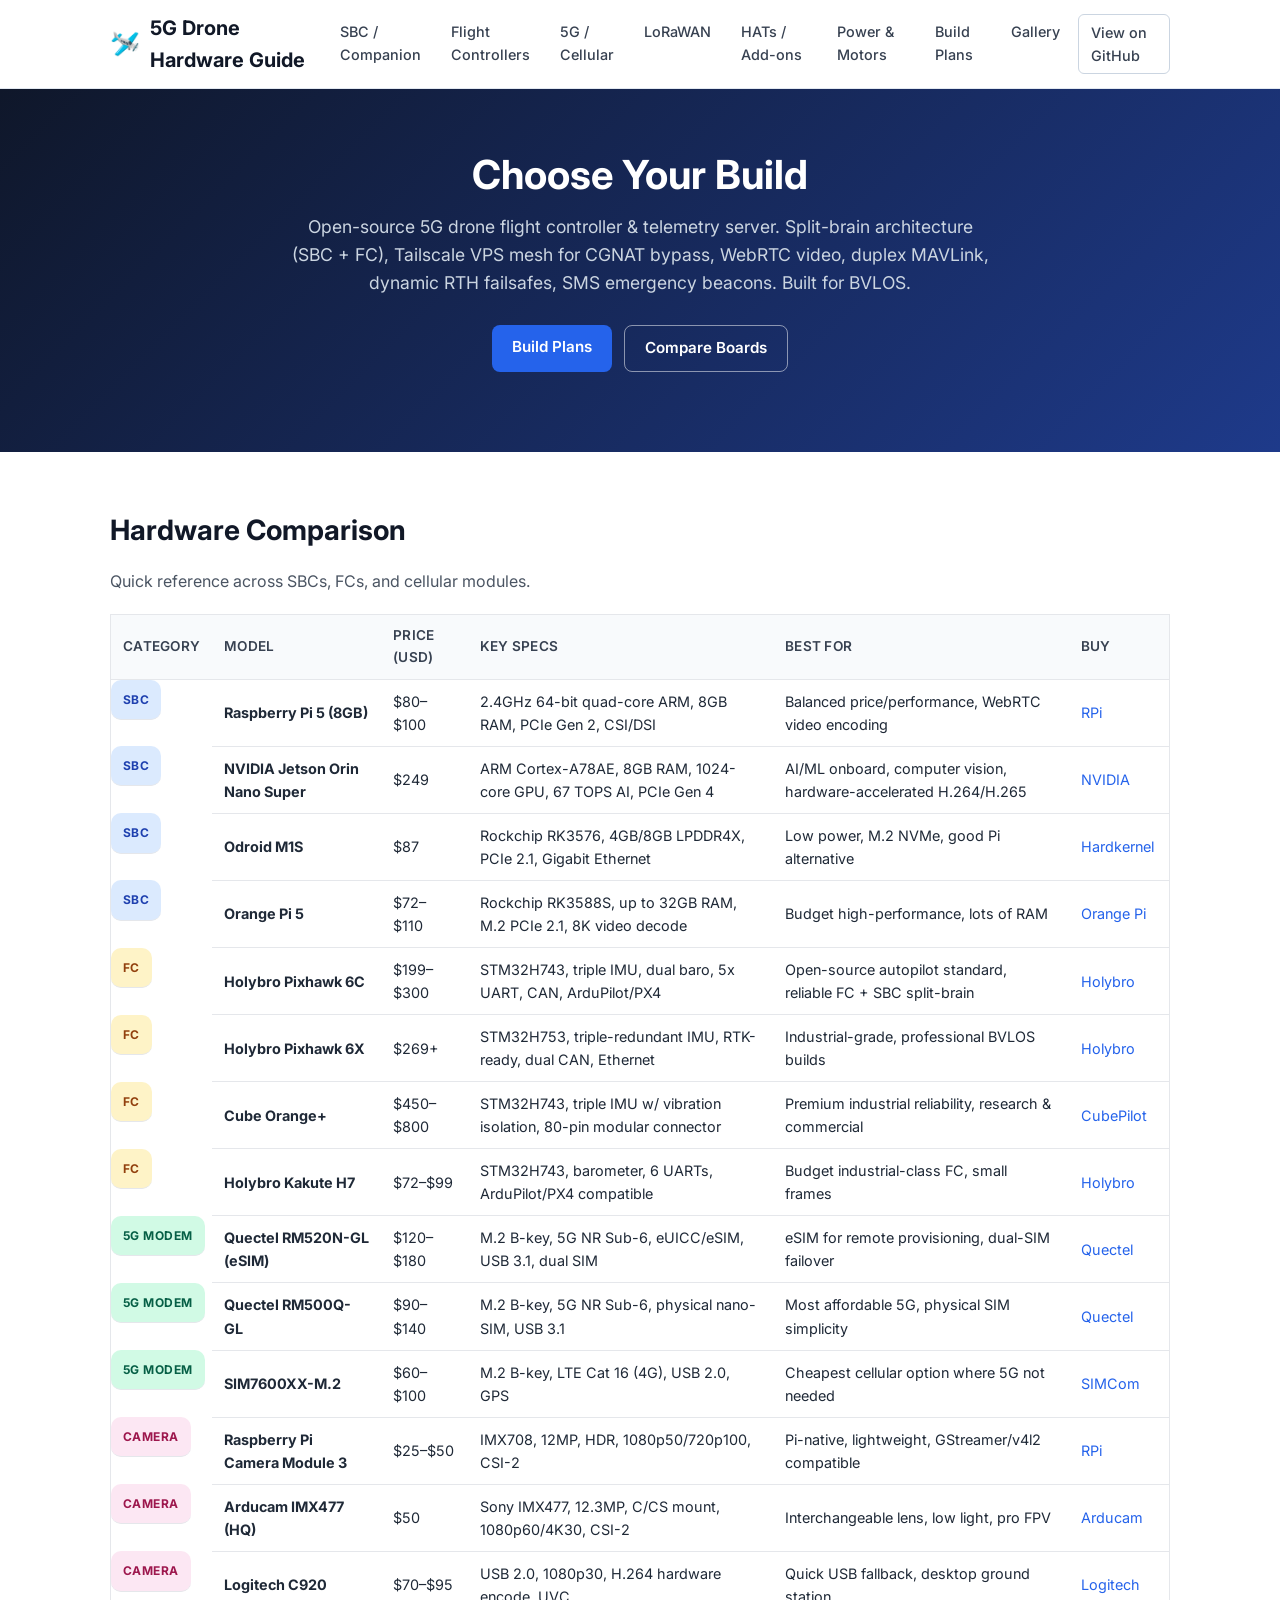
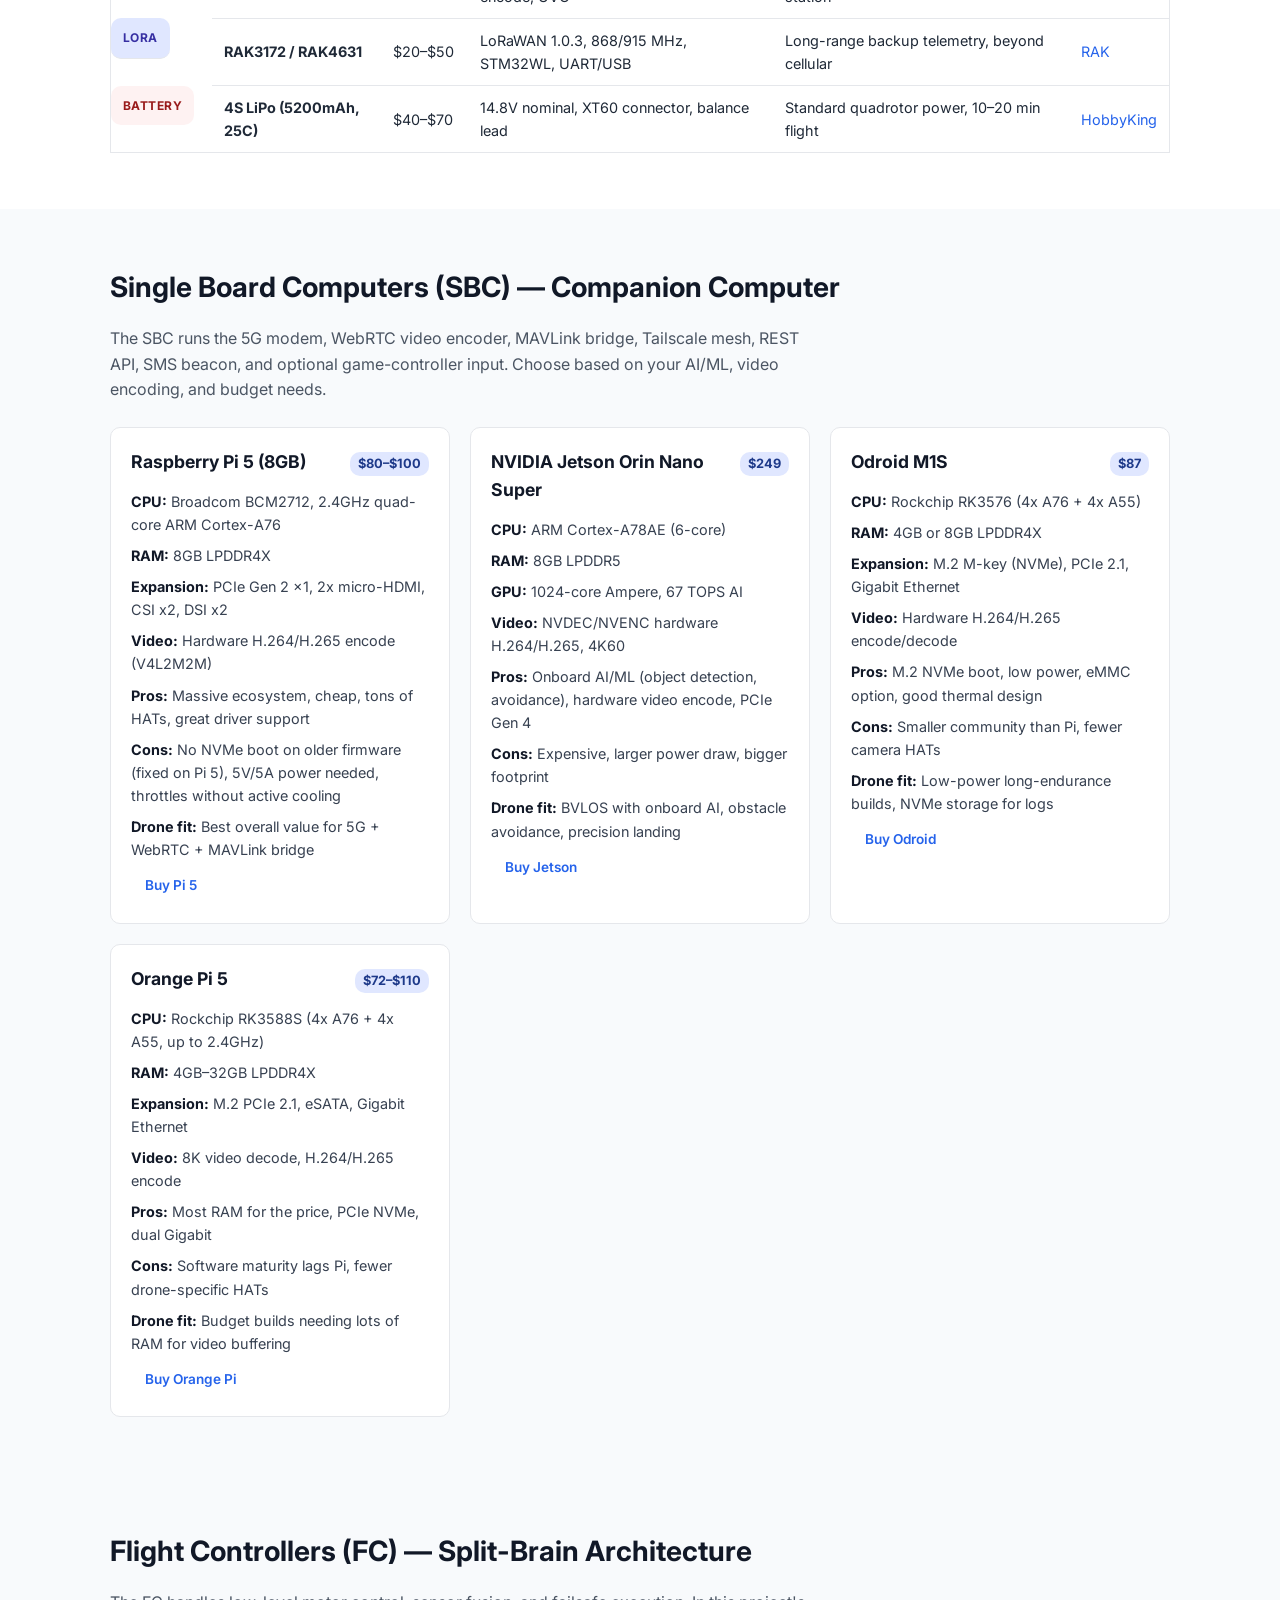
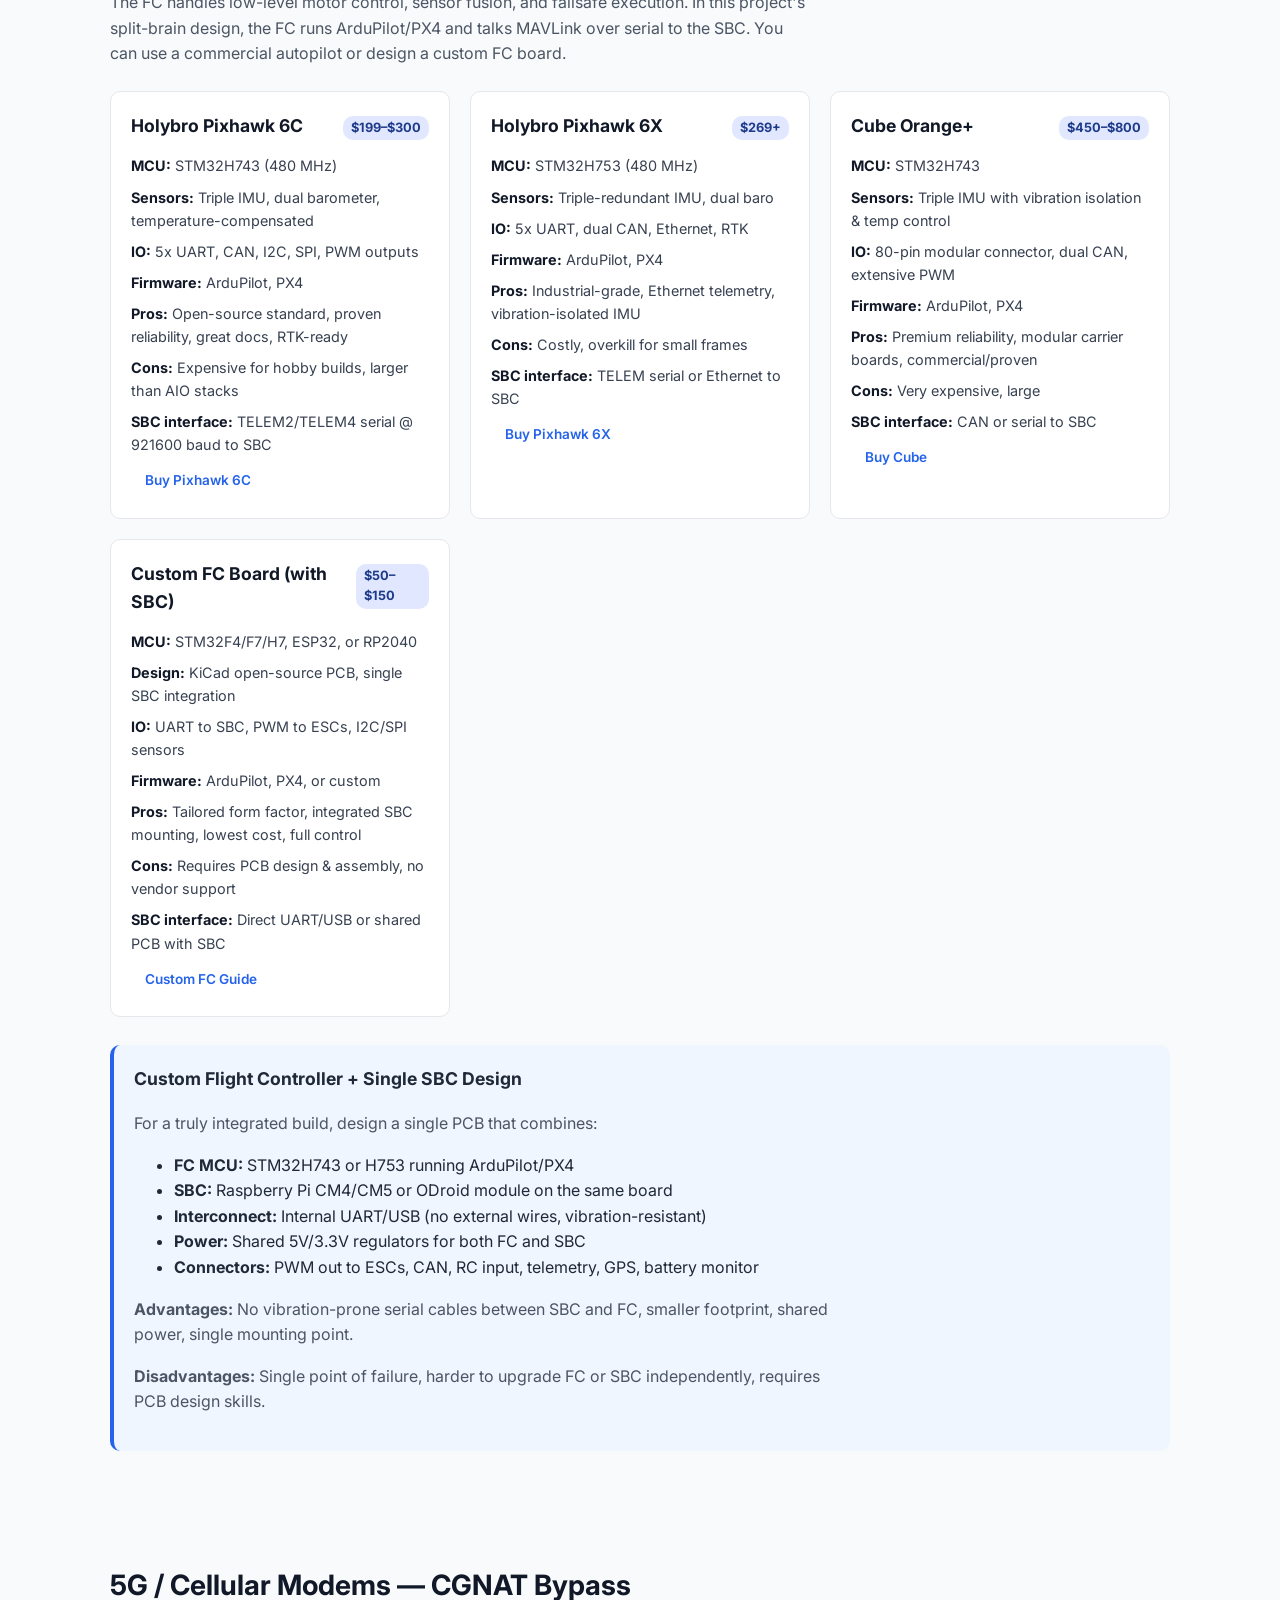
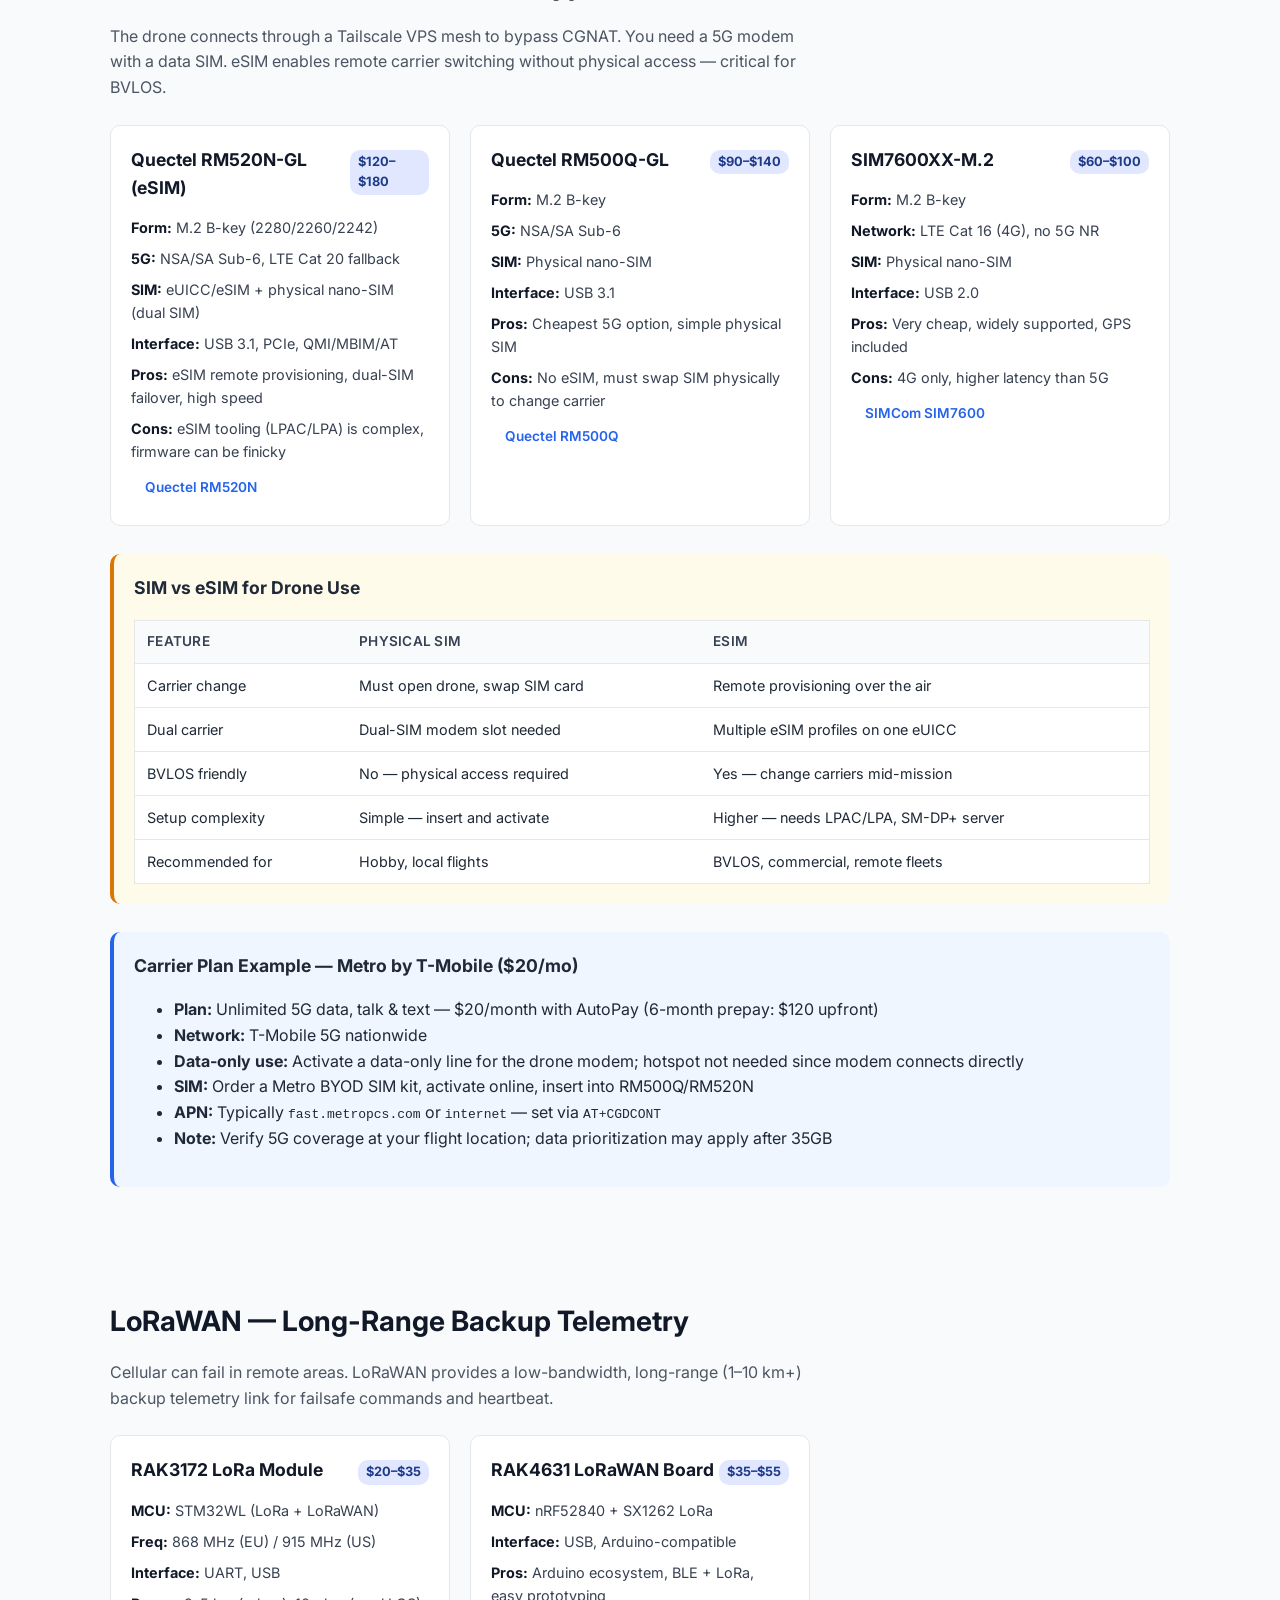
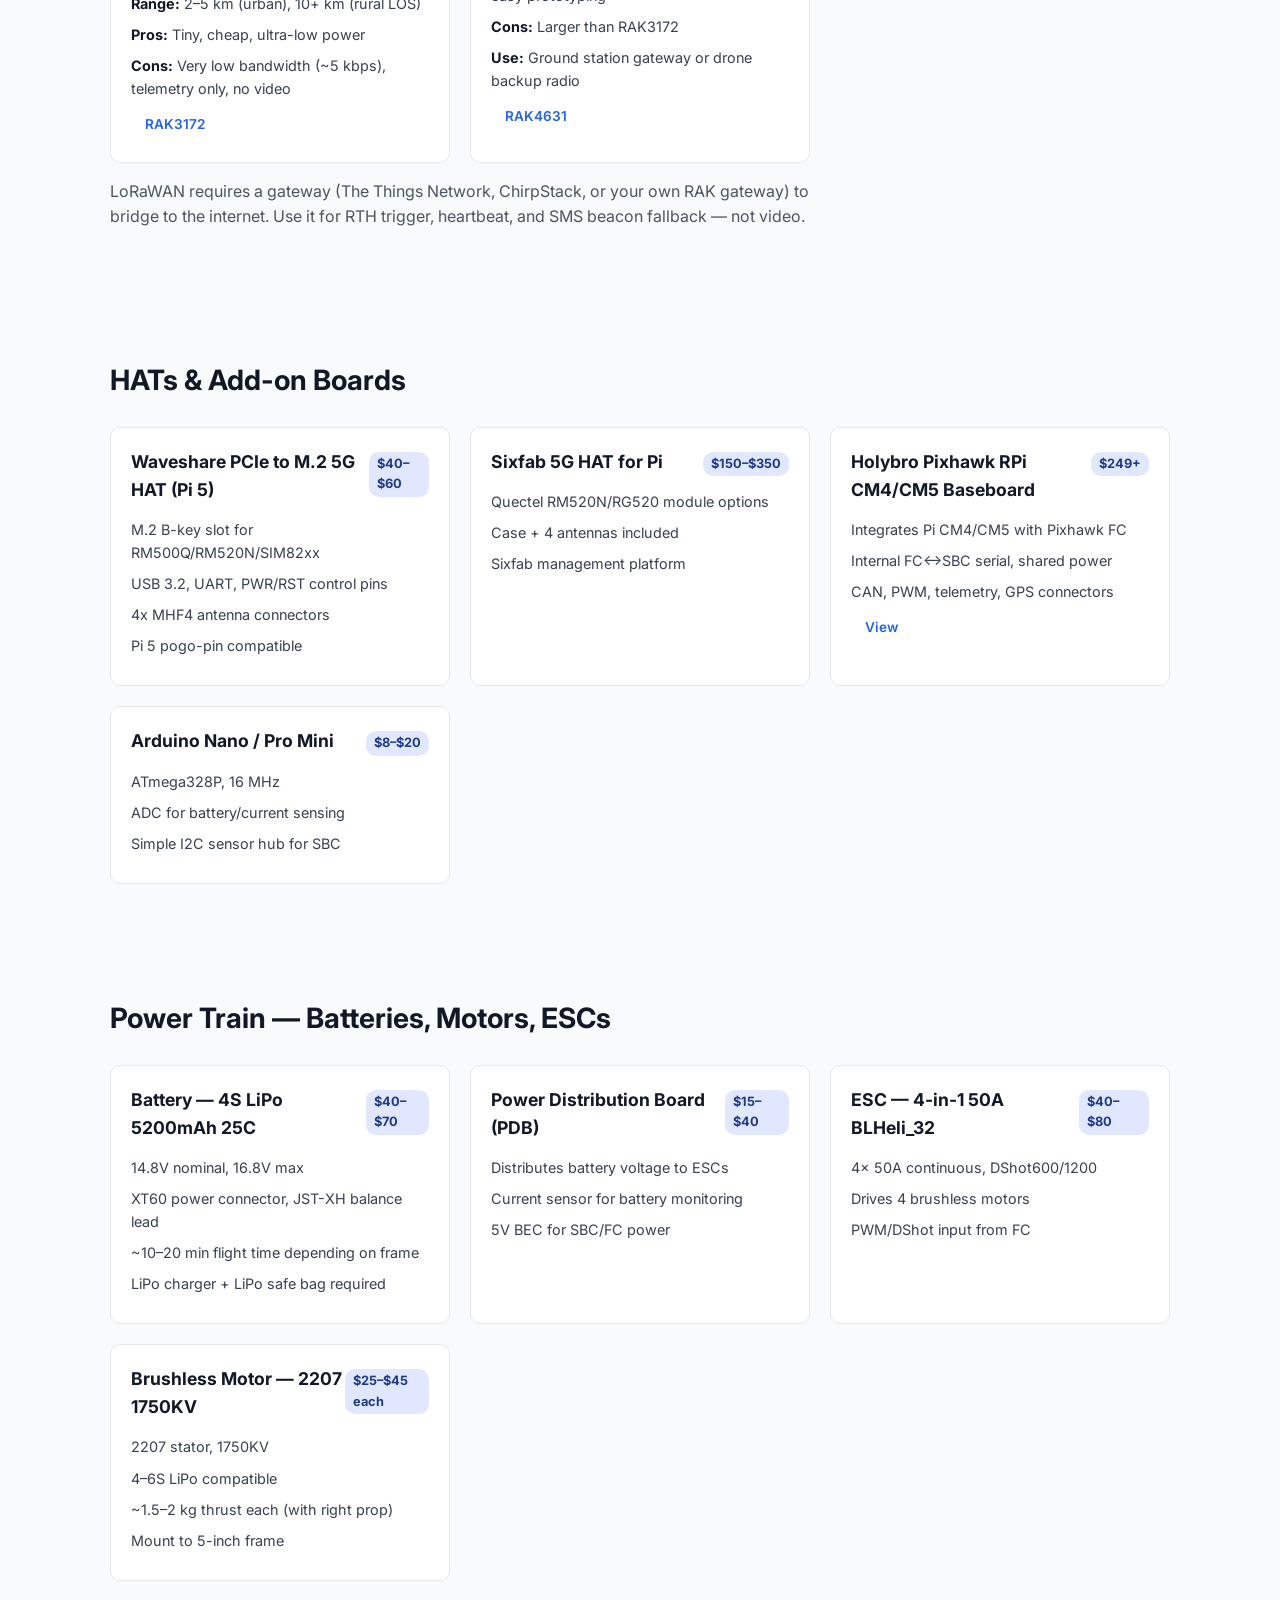
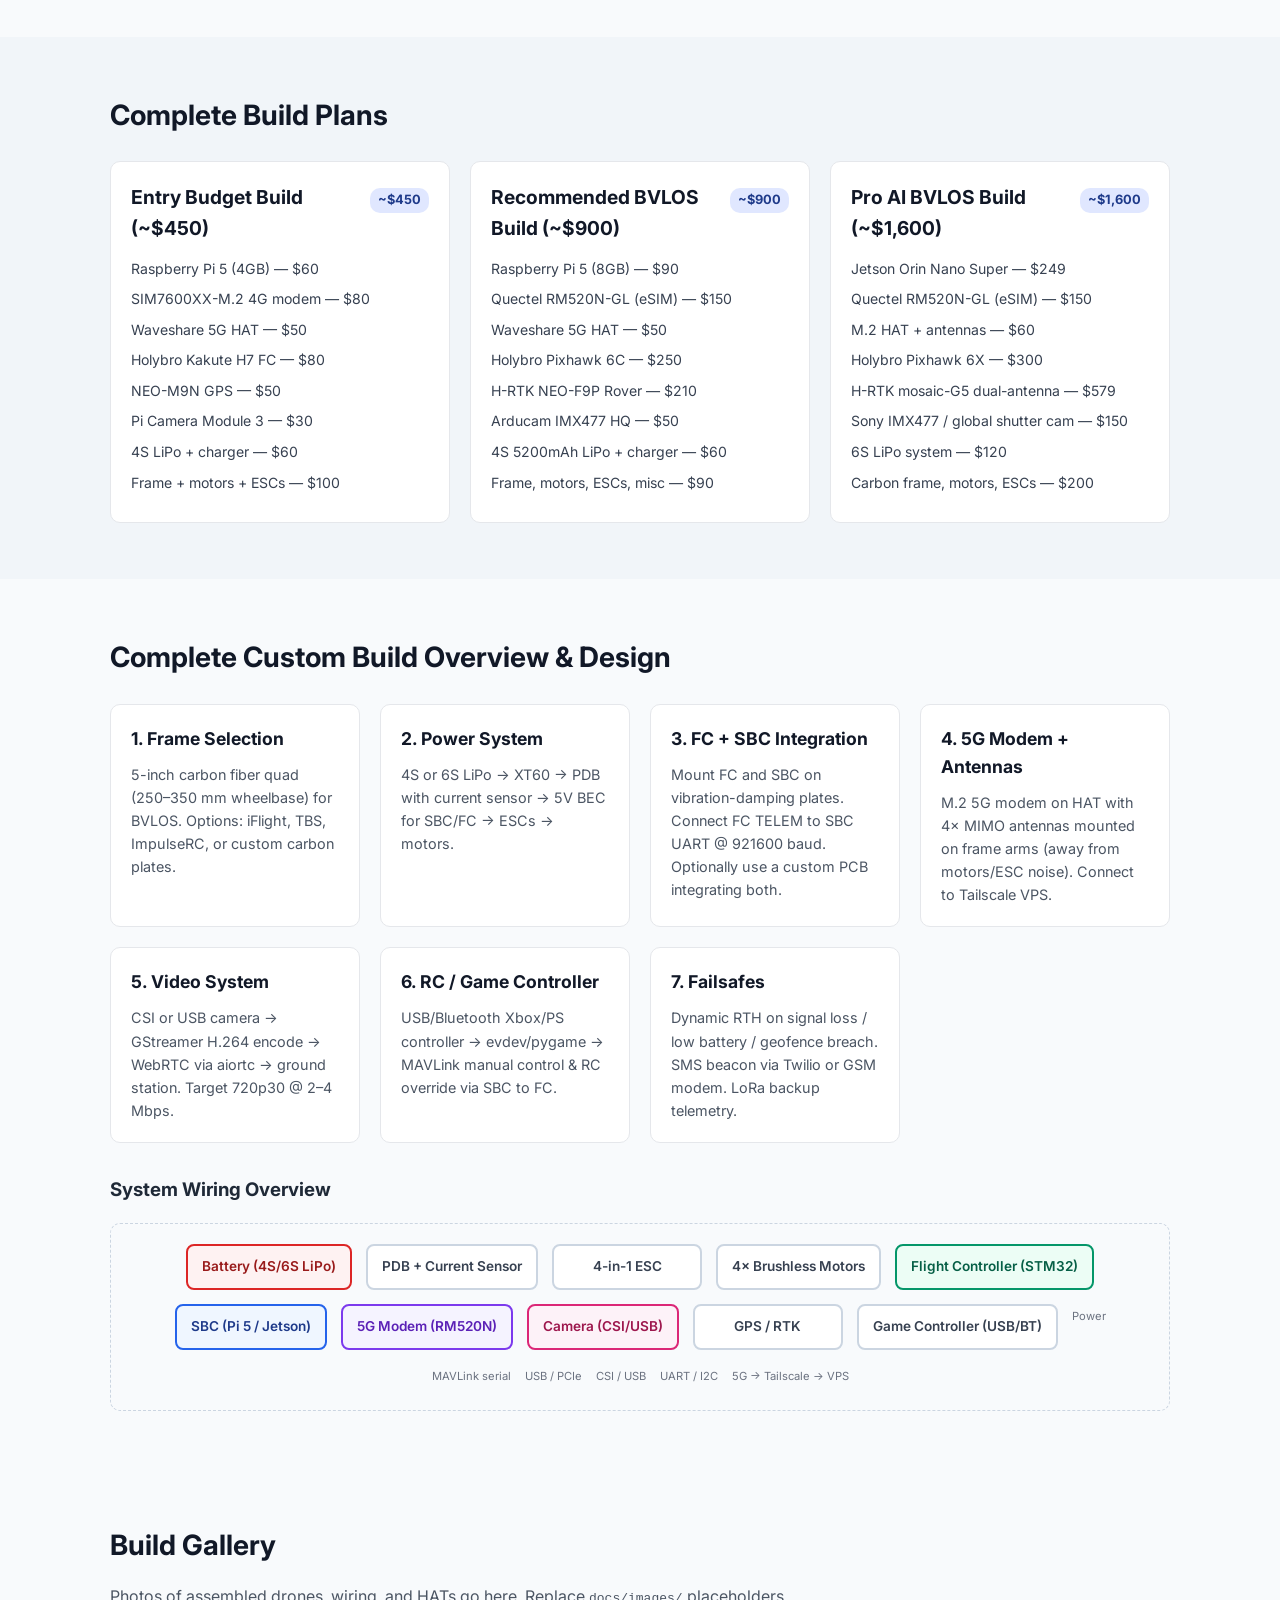
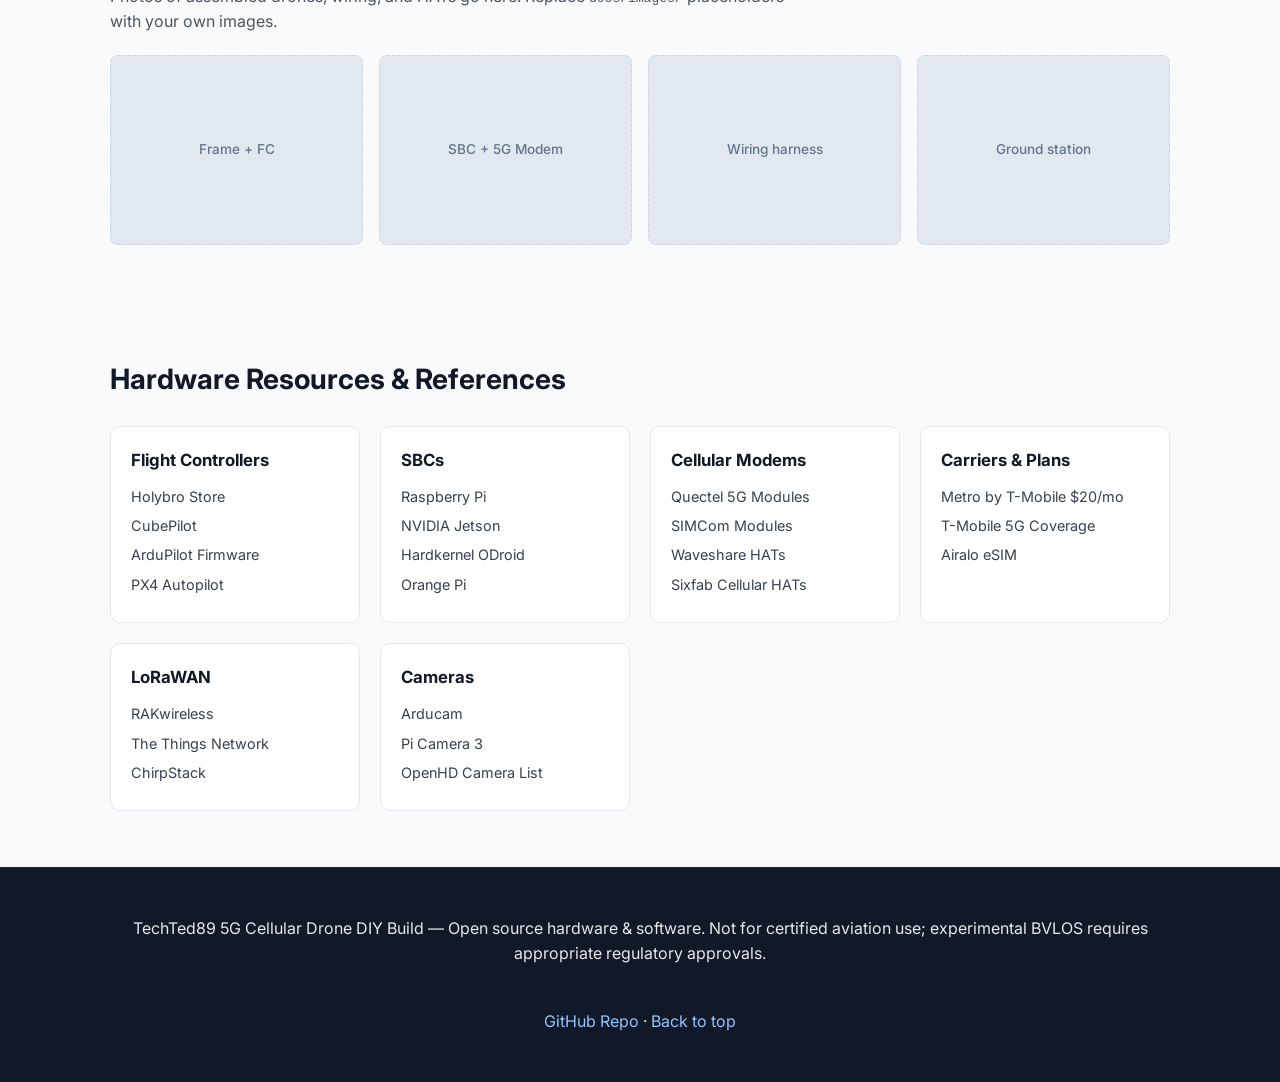
<file: docs/index.html>
<!DOCTYPE html>
<html lang="en">
<head>
  <meta charset="UTF-8">
  <meta name="viewport" content="width=device-width, initial-scale=1.0">
  <title>Hardware Guide — TechTed89 5G Cellular Drone</title>
  <meta name="description" content="Comprehensive hardware selection guide for the open-source 5G drone flight controller & telemetry server project.">
  <link rel="preconnect" href="https://fonts.googleapis.com">
  <link rel="preconnect" href="https://fonts.gstatic.com" crossorigin>
  <link href="https://fonts.googleapis.com/css2?family=Inter:wght@400;600;700&family=JetBrains+Mono:wght@400;500&display=swap" rel="stylesheet">
  <link rel="stylesheet" href="css/styles.css">
</head>
<body>

  <!-- Skip to content -->
  <a href="#main-content" class="skip-link">Skip to main content</a>

  <!-- Header -->
  <header class="site-header">
    <div class="container header-inner">
      <a href="index.html" class="brand">
        <span class="brand-mark">🛩️</span>
        <span class="brand-name">5G Drone Hardware Guide</span>
      </a>
      <nav class="nav">
        <a href="#companion-computers">SBC / Companion</a>
        <a href="#flight-controllers">Flight Controllers</a>
        <a href="#5g-modems">5G / Cellular</a>
        <a href="#lorawan">LoRaWAN</a>
        <a href="#addon-boards">HATs / Add-ons</a>
        <a href="#power-train">Power & Motors</a>
        <a href="#build-plans">Build Plans</a>
        <a href="#gallery">Gallery</a>
        <a href="https://github.com/techted89/TechTed89-5G-Cellular-Drone-DIY-Build" class="nav-link nav-link--ghost">View on GitHub</a>
      </nav>
    </div>
  </header>

  <!-- Hero -->
  <section class="hero">
    <div class="container hero-inner">
      <h1>Choose Your Build</h1>
      <p class="lead">Open-source 5G drone flight controller & telemetry server. Split-brain architecture (SBC + FC), Tailscale VPS mesh for CGNAT bypass, WebRTC video, duplex MAVLink, dynamic RTH failsafes, SMS emergency beacons. Built for BVLOS.</p>
      <div class="hero-actions">
        <a href="#build-plans" class="btn btn--primary">Build Plans</a>
        <a href="#comparison" class="btn btn--outline">Compare Boards</a>
      </div>
    </div>
  </section>

  <!-- Comparison Table -->
  <section id="comparison" class="section section--table">
    <div class="container">
      <h2>Hardware Comparison</h2>
      <p>Quick reference across SBCs, FCs, and cellular modules.</p>
      <div class="table-wrapper">
        <table class="data-table" id="hardware-table">
          <thead>
            <tr>
              <th>Category</th>
              <th>Model</th>
              <th>Price (USD)</th>
              <th>Key Specs</th>
              <th>Best For</th>
              <th>Buy</th>
            </tr>
          </thead>
          <tbody>
            <tr>
              <td class="badge category--sbc">SBC</td>
              <td><strong>Raspberry Pi 5 (8GB)</strong></td>
              <td>$80–$100</td>
              <td>2.4GHz 64-bit quad-core ARM, 8GB RAM, PCIe Gen 2, CSI/DSI</td>
              <td>Balanced price/performance, WebRTC video encoding</td>
              <td><a href="https://www.raspberrypi.com/products/raspberry-pi-5/" target="_blank" rel="noopener">RPi</a></td>
            </tr>
            <tr>
              <td class="badge category--sbc">SBC</td>
              <td><strong>NVIDIA Jetson Orin Nano Super</strong></td>
              <td>$249</td>
              <td>ARM Cortex-A78AE, 8GB RAM, 1024-core GPU, 67 TOPS AI, PCIe Gen 4</td>
              <td>AI/ML onboard, computer vision, hardware-accelerated H.264/H.265</td>
              <td><a href="https://www.nvidia.com/en-us/autonomous-machines/jetson-orin-nano-super-developer-kit/" target="_blank" rel="noopener">NVIDIA</a></td>
            </tr>
            <tr>
              <td class="badge category--sbc">SBC</td>
              <td><strong>Odroid M1S</strong></td>
              <td>$87</td>
              <td>Rockchip RK3576, 4GB/8GB LPDDR4X, PCIe 2.1, Gigabit Ethernet</td>
              <td>Low power, M.2 NVMe, good Pi alternative</td>
              <td><a href="https://www.hardkernel.com/shop/odroid-m1s/" target="_blank" rel="noopener">Hardkernel</a></td>
            </tr>
            <tr>
              <td class="badge category--sbc">SBC</td>
              <td><strong>Orange Pi 5</strong></td>
              <td>$72–$110</td>
              <td>Rockchip RK3588S, up to 32GB RAM, M.2 PCIe 2.1, 8K video decode</td>
              <td>Budget high-performance, lots of RAM</td>
              <td><a href="https://www.orangepi.org/" target="_blank" rel="noopener">Orange Pi</a></td>
            </tr>
            <tr>
              <td class="badge category--fc">FC</td>
              <td><strong>Holybro Pixhawk 6C</strong></td>
              <td>$199–$300</td>
              <td>STM32H743, triple IMU, dual baro, 5x UART, CAN, ArduPilot/PX4</td>
              <td>Open-source autopilot standard, reliable FC + SBC split-brain</td>
              <td><a href="https://holybro.com/products/pixhawk-6c" target="_blank" rel="noopener">Holybro</a></td>
            </tr>
            <tr>
              <td class="badge category--fc">FC</td>
              <td><strong>Holybro Pixhawk 6X</strong></td>
              <td>$269+</td>
              <td>STM32H753, triple-redundant IMU, RTK-ready, dual CAN, Ethernet</td>
              <td>Industrial-grade, professional BVLOS builds</td>
              <td><a href="https://holybro.com/products/pixhawk-6x" target="_blank" rel="noopener">Holybro</a></td>
            </tr>
            <tr>
              <td class="badge category--fc">FC</td>
              <td><strong>Cube Orange+</strong></td>
              <td>$450–$800</td>
              <td>STM32H743, triple IMU w/ vibration isolation, 80-pin modular connector</td>
              <td>Premium industrial reliability, research & commercial</td>
              <td><a href="https://cubepilot.org/cube-orange.html" target="_blank" rel="noopener">CubePilot</a></td>
            </tr>
            <tr>
              <td class="badge category--fc">FC</td>
              <td><strong>Holybro Kakute H7</strong></td>
              <td>$72–$99</td>
              <td>STM32H743, barometer, 6 UARTs, ArduPilot/PX4 compatible</td>
              <td>Budget industrial-class FC, small frames</td>
              <td><a href="https://holybro.com/products/kakute-h7" target="_blank" rel="noopener">Holybro</a></td>
            </tr>
            <tr>
              <td class="badge category--modem">5G Modem</td>
              <td><strong>Quectel RM520N-GL (eSIM)</strong></td>
              <td>$120–$180</td>
              <td>M.2 B-key, 5G NR Sub-6, eUICC/eSIM, USB 3.1, dual SIM</td>
              <td>eSIM for remote provisioning, dual-SIM failover</td>
              <td><a href="https://quectel.com/" target="_blank" rel="noopener">Quectel</a></td>
            </tr>
            <tr>
              <td class="badge category--modem">5G Modem</td>
              <td><strong>Quectel RM500Q-GL</strong></td>
              <td>$90–$140</td>
              <td>M.2 B-key, 5G NR Sub-6, physical nano-SIM, USB 3.1</td>
              <td>Most affordable 5G, physical SIM simplicity</td>
              <td><a href="https://quectel.com/" target="_blank" rel="noopener">Quectel</a></td>
            </tr>
            <tr>
              <td class="badge category--modem">5G Modem</td>
              <td><strong>SIM7600XX-M.2</strong></td>
              <td>$60–$100</td>
              <td>M.2 B-key, LTE Cat 16 (4G), USB 2.0, GPS</td>
              <td>Cheapest cellular option where 5G not needed</td>
              <td><a href="https://www.simcom.io/" target="_blank" rel="noopener">SIMCom</a></td>
            </tr>
            <tr>
              <td class="badge category--camera">Camera</td>
              <td><strong>Raspberry Pi Camera Module 3</strong></td>
              <td>$25–$50</td>
              <td>IMX708, 12MP, HDR, 1080p50/720p100, CSI-2</td>
              <td>Pi-native, lightweight, GStreamer/v4l2 compatible</td>
              <td><a href="https://www.raspberrypi.com/products/camera-module-3/" target="_blank" rel="noopener">RPi</a></td>
            </tr>
            <tr>
              <td class="badge category--camera">Camera</td>
              <td><strong>Arducam IMX477 (HQ)</strong></td>
              <td>$50</td>
              <td>Sony IMX477, 12.3MP, C/CS mount, 1080p60/4K30, CSI-2</td>
              <td>Interchangeable lens, low light, pro FPV</td>
              <td><a href="https://www.arducam.com/" target="_blank" rel="noopener">Arducam</a></td>
            </tr>
            <tr>
              <td class="badge category--camera">Camera</td>
              <td><strong>Logitech C920</strong></td>
              <td>$70–$95</td>
              <td>USB 2.0, 1080p30, H.264 hardware encode, UVC</td>
              <td>Quick USB fallback, desktop ground station</td>
              <td><a href="https://www.logitech.com/en-us/products/webcams/c920-hd-pro-webcam.html" target="_blank" rel="noopener">Logitech</a></td>
            </tr>
            <tr>
              <td class="badge category--lorawan">LoRa</td>
              <td><strong>RAK3172 / RAK4631</strong></td>
              <td>$20–$50</td>
              <td>LoRaWAN 1.0.3, 868/915 MHz, STM32WL, UART/USB</td>
              <td>Long-range backup telemetry, beyond cellular</td>
              <td><a href://rakwireless.com/" target="_blank" rel="noopener">RAK</a></td>
            </tr>
            <tr>
              <td class="badge category--power">Battery</td>
              <td><strong>4S LiPo (5200mAh, 25C)</strong></td>
              <td>$40–$70</td>
              <td>14.8V nominal, XT60 connector, balance lead</td>
              <td>Standard quadrotor power, 10–20 min flight</td>
              <td><a href="https://www.hobbyking.com/" target="_blank" rel="noopener">HobbyKing</a></td>
            </tr>
          </tbody>
        </table>
      </div>
    </div>
  </section>

  <!-- SBC / Companion Computers -->
  <section id="companion-computers" class="section">
    <div class="container">
      <h2>Single Board Computers (SBC) — Companion Computer</h2>
      <p>The SBC runs the 5G modem, WebRTC video encoder, MAVLink bridge, Tailscale mesh, REST API, SMS beacon, and optional game-controller input. Choose based on your AI/ML, video encoding, and budget needs.</p>
      <div class="card-grid">
        <article class="card">
          <div class="card-header">
            <h3>Raspberry Pi 5 (8GB)</h3>
            <span class="price-badge">$80–$100</span>
          </div>
          <ul class="specs">
            <li><strong>CPU:</strong> Broadcom BCM2712, 2.4GHz quad-core ARM Cortex-A76</li>
            <li><strong>RAM:</strong> 8GB LPDDR4X</li>
            <li><strong>Expansion:</strong> PCIe Gen 2 x1, 2x micro-HDMI, CSI x2, DSI x2</li>
            <li><strong>Video:</strong> Hardware H.264/H.265 encode (V4L2M2M)</li>
            <li><strong>Pros:</strong> Massive ecosystem, cheap, tons of HATs, great driver support</li>
            <li><strong>Cons:</strong> No NVMe boot on older firmware (fixed on Pi 5), 5V/5A power needed, throttles without active cooling</li>
            <li><strong>Drone fit:</strong> Best overall value for 5G + WebRTC + MAVLink bridge</li>
          </ul>
          <a href="https://www.raspberrypi.com/products/raspberry-pi-5/" class="btn btn--small" target="_blank" rel="noopener">Buy Pi 5</a>
        </article>
        <article class="card">
          <div class="card-header">
            <h3>NVIDIA Jetson Orin Nano Super</h3>
            <span class="price-badge">$249</span>
          </div>
          <ul class="specs">
            <li><strong>CPU:</strong> ARM Cortex-A78AE (6-core)</li>
            <li><strong>RAM:</strong> 8GB LPDDR5</li>
            <li><strong>GPU:</strong> 1024-core Ampere, 67 TOPS AI</li>
            <li><strong>Video:</strong> NVDEC/NVENC hardware H.264/H.265, 4K60</li>
            <li><strong>Pros:</strong> Onboard AI/ML (object detection, avoidance), hardware video encode, PCIe Gen 4</li>
            <li><strong>Cons:</strong> Expensive, larger power draw, bigger footprint</li>
            <li><strong>Drone fit:</strong> BVLOS with onboard AI, obstacle avoidance, precision landing</li>
          </ul>
          <a href="https://www.nvidia.com/en-us/autonomous-machines/jetson-orin-nano-super-developer-kit/" class="btn btn--small" target="_blank" rel="noopener">Buy Jetson</a>
        </article>
        <article class="card">
          <div class="card-header">
            <h3>Odroid M1S</h3>
            <span class="price-badge">$87</span>
          </div>
          <ul class="specs">
            <li><strong>CPU:</strong> Rockchip RK3576 (4x A76 + 4x A55)</li>
            <li><strong>RAM:</strong> 4GB or 8GB LPDDR4X</li>
            <li><strong>Expansion:</strong> M.2 M-key (NVMe), PCIe 2.1, Gigabit Ethernet</li>
            <li><strong>Video:</strong> Hardware H.264/H.265 encode/decode</li>
            <li><strong>Pros:</strong> M.2 NVMe boot, low power, eMMC option, good thermal design</li>
            <li><strong>Cons:</strong> Smaller community than Pi, fewer camera HATs</li>
            <li><strong>Drone fit:</strong> Low-power long-endurance builds, NVMe storage for logs</li>
          </ul>
          <a href="https://www.hardkernel.com/shop/odroid-m1s/" class="btn btn--small" target="_blank" rel="noopener">Buy Odroid</a>
        </article>
        <article class="card">
          <div class="card-header">
            <h3>Orange Pi 5</h3>
            <span class="price-badge">$72–$110</span>
          </div>
          <ul class="specs">
            <li><strong>CPU:</strong> Rockchip RK3588S (4x A76 + 4x A55, up to 2.4GHz)</li>
            <li><strong>RAM:</strong> 4GB–32GB LPDDR4X</li>
            <li><strong>Expansion:</strong> M.2 PCIe 2.1, eSATA, Gigabit Ethernet</li>
            <li><strong>Video:</strong> 8K video decode, H.264/H.265 encode</li>
            <li><strong>Pros:</strong> Most RAM for the price, PCIe NVMe, dual Gigabit</li>
            <li><strong>Cons:</strong> Software maturity lags Pi, fewer drone-specific HATs</li>
            <li><strong>Drone fit:</strong> Budget builds needing lots of RAM for video buffering</li>
          </ul>
          <a href="https://www.orangepi.org/" class="btn btn--small" target="_blank" rel="noopener">Buy Orange Pi</a>
        </article>
      </div>
    </div>
  </section>

  <!-- Flight Controllers -->
  <section id="flight-controllers" class="section">
    <div class="container">
      <h2>Flight Controllers (FC) — Split-Brain Architecture</h2>
      <p>The FC handles low-level motor control, sensor fusion, and failsafe execution. In this project's split-brain design, the FC runs ArduPilot/PX4 and talks MAVLink over serial to the SBC. You can use a commercial autopilot or design a custom FC board.</p>
      <div class="card-grid">
        <article class="card">
          <div class="card-header">
            <h3>Holybro Pixhawk 6C</h3>
            <span class="price-badge">$199–$300</span>
          </div>
          <ul class="specs">
            <li><strong>MCU:</strong> STM32H743 (480 MHz)</li>
            <li><strong>Sensors:</strong> Triple IMU, dual barometer, temperature-compensated</li>
            <li><strong>IO:</strong> 5x UART, CAN, I2C, SPI, PWM outputs</li>
            <li><strong>Firmware:</strong> ArduPilot, PX4</li>
            <li><strong>Pros:</strong> Open-source standard, proven reliability, great docs, RTK-ready</li>
            <li><strong>Cons:</strong> Expensive for hobby builds, larger than AIO stacks</li>
            <li><strong>SBC interface:</strong> TELEM2/TELEM4 serial @ 921600 baud to SBC</li>
          </ul>
          <a href="https://holybro.com/products/pixhawk-6c" class="btn btn--small" target="_blank" rel="noopener">Buy Pixhawk 6C</a>
        </article>
        <article class="card">
          <div class="card-header">
            <h3>Holybro Pixhawk 6X</h3>
            <span class="price-badge">$269+</span>
          </div>
          <ul class="specs">
            <li><strong>MCU:</strong> STM32H753 (480 MHz)</li>
            <li><strong>Sensors:</strong> Triple-redundant IMU, dual baro</li>
            <li><strong>IO:</strong> 5x UART, dual CAN, Ethernet, RTK</li>
            <li><strong>Firmware:</strong> ArduPilot, PX4</li>
            <li><strong>Pros:</strong> Industrial-grade, Ethernet telemetry, vibration-isolated IMU</li>
            <li><strong>Cons:</strong> Costly, overkill for small frames</li>
            <li><strong>SBC interface:</strong> TELEM serial or Ethernet to SBC</li>
          </ul>
          <a href="https://holybro.com/products/pixhawk-6x" class="btn btn--small" target="_blank" rel="noopener">Buy Pixhawk 6X</a>
        </article>
        <article class="card">
          <div class="card-header">
            <h3>Cube Orange+</h3>
            <span class="price-badge">$450–$800</span>
          </div>
          <ul class="specs">
            <li><strong>MCU:</strong> STM32H743</li>
            <li><strong>Sensors:</strong> Triple IMU with vibration isolation & temp control</li>
            <li><strong>IO:</strong> 80-pin modular connector, dual CAN, extensive PWM</li>
            <li><strong>Firmware:</strong> ArduPilot, PX4</li>
            <li><strong>Pros:</strong> Premium reliability, modular carrier boards, commercial/proven</li>
            <li><strong>Cons:</strong> Very expensive, large</li>
            <li><strong>SBC interface:</strong> CAN or serial to SBC</li>
          </ul>
          <a href="https://cubepilot.org/cube-orange.html" class="btn btn--small" target="_blank" rel="noopener">Buy Cube</a>
        </article>
        <article class="card">
          <div class="card-header">
            <h3>Custom FC Board (with SBC)</h3>
            <span class="price-badge">$50–$150</span>
          </div>
          <ul class="specs">
            <li><strong>MCU:</strong> STM32F4/F7/H7, ESP32, or RP2040</li>
            <li><strong>Design:</strong> KiCad open-source PCB, single SBC integration</li>
            <li><strong>IO:</strong> UART to SBC, PWM to ESCs, I2C/SPI sensors</li>
            <li><strong>Firmware:</strong> ArduPilot, PX4, or custom</li>
            <li><strong>Pros:</strong> Tailored form factor, integrated SBC mounting, lowest cost, full control</li>
            <li><strong>Cons:</strong> Requires PCB design & assembly, no vendor support</li>
            <li><strong>SBC interface:</strong> Direct UART/USB or shared PCB with SBC</li>
          </ul>
          <a href="#custom-fc" class="btn btn--small">Custom FC Guide</a>
        </article>
      </div>

      <!-- Custom FC Section -->
      <div class="callout callout--info" id="custom-fc">
        <h3>Custom Flight Controller + Single SBC Design</h3>
        <p>For a truly integrated build, design a single PCB that combines:</p>
        <ul>
          <li><strong>FC MCU:</strong> STM32H743 or H753 running ArduPilot/PX4</li>
          <li><strong>SBC:</strong> Raspberry Pi CM4/CM5 or ODroid module on the same board</li>
          <li><strong>Interconnect:</strong> Internal UART/USB (no external wires, vibration-resistant)</li>
          <li><strong>Power:</strong> Shared 5V/3.3V regulators for both FC and SBC</li>
          <li><strong>Connectors:</strong> PWM out to ESCs, CAN, RC input, telemetry, GPS, battery monitor</li>
        </ul>
        <p><strong>Advantages:</strong> No vibration-prone serial cables between SBC and FC, smaller footprint, shared power, single mounting point.</p>
        <p><strong>Disadvantages:</strong> Single point of failure, harder to upgrade FC or SBC independently, requires PCB design skills.</p>
      </div>
    </div>
  </section>

  <!-- 5G / Cellular -->
  <section id="5g-modems" class="section">
    <div class="container">
      <h2>5G / Cellular Modems — CGNAT Bypass</h2>
      <p>The drone connects through a Tailscale VPS mesh to bypass CGNAT. You need a 5G modem with a data SIM. eSIM enables remote carrier switching without physical access — critical for BVLOS.</p>
      <div class="card-grid">
        <article class="card">
          <div class="card-header">
            <h3>Quectel RM520N-GL (eSIM)</h3>
            <span class="price-badge">$120–$180</span>
          </div>
          <ul class="specs">
            <li><strong>Form:</strong> M.2 B-key (2280/2260/2242)</li>
            <li><strong>5G:</strong> NSA/SA Sub-6, LTE Cat 20 fallback</li>
            <li><strong>SIM:</strong> eUICC/eSIM + physical nano-SIM (dual SIM)</li>
            <li><strong>Interface:</strong> USB 3.1, PCIe, QMI/MBIM/AT</li>
            <li><strong>Pros:</strong> eSIM remote provisioning, dual-SIM failover, high speed</li>
            <li><strong>Cons:</strong> eSIM tooling (LPAC/LPA) is complex, firmware can be finicky</li>
          </ul>
          <a href="https://quectel.com/" class="btn btn--small" target="_blank" rel="noopener">Quectel RM520N</a>
        </article>
        <article class="card">
          <div class="card-header">
            <h3>Quectel RM500Q-GL</h3>
            <span class="price-badge">$90–$140</span>
          </div>
          <ul class="specs">
            <li><strong>Form:</strong> M.2 B-key</li>
            <li><strong>5G:</strong> NSA/SA Sub-6</li>
            <li><strong>SIM:</strong> Physical nano-SIM</li>
            <li><strong>Interface:</strong> USB 3.1</li>
            <li><strong>Pros:</strong> Cheapest 5G option, simple physical SIM</li>
            <li><strong>Cons:</strong> No eSIM, must swap SIM physically to change carrier</li>
          </ul>
          <a href="https://quectel.com/" class="btn btn--small" target="_blank" rel="noopener">Quectel RM500Q</a>
        </article>
        <article class="card">
          <div class="card-header">
            <h3>SIM7600XX-M.2</h3>
            <span class="price-badge">$60–$100</span>
          </div>
          <ul class="specs">
            <li><strong>Form:</strong> M.2 B-key</li>
            <li><strong>Network:</strong> LTE Cat 16 (4G), no 5G NR</li>
            <li><strong>SIM:</strong> Physical nano-SIM</li>
            <li><strong>Interface:</strong> USB 2.0</li>
            <li><strong>Pros:</strong> Very cheap, widely supported, GPS included</li>
            <li><strong>Cons:</strong> 4G only, higher latency than 5G</li>
          </ul>
          <a href="https://www.simcom.io/" class="btn btn--small" target="_blank" rel="noopener">SIMCom SIM7600</a>
        </article>
      </div>

      <!-- SIM / eSIM options -->
      <div class="callout callout--warning">
        <h3>SIM vs eSIM for Drone Use</h3>
        <table class="data-table">
          <thead><tr><th>Feature</th><th>Physical SIM</th><th>eSIM</th></tr></thead>
          <tbody>
            <tr><td>Carrier change</td><td>Must open drone, swap SIM card</td><td>Remote provisioning over the air</td></tr>
            <tr><td>Dual carrier</td><td>Dual-SIM modem slot needed</td><td>Multiple eSIM profiles on one eUICC</td></tr>
            <tr><td>BVLOS friendly</td><td>No — physical access required</td><td>Yes — change carriers mid-mission</td></tr>
            <tr><td>Setup complexity</td><td>Simple — insert and activate</td><td>Higher — needs LPAC/LPA, SM-DP+ server</td></tr>
            <tr><td>Recommended for</td><td>Hobby, local flights</td><td>BVLOS, commercial, remote fleets</td></tr>
          </tbody>
        </table>
      </div>

      <!-- Carrier plans -->
      <div class="callout callout--info">
        <h3>Carrier Plan Example — Metro by T-Mobile ($20/mo)</h3>
        <ul>
          <li><strong>Plan:</strong> Unlimited 5G data, talk & text — $20/month with AutoPay (6-month prepay: $120 upfront)</li>
          <li><strong>Network:</strong> T-Mobile 5G nationwide</li>
          <li><strong>Data-only use:</strong> Activate a data-only line for the drone modem; hotspot not needed since modem connects directly</li>
          <li><strong>SIM:</strong> Order a Metro BYOD SIM kit, activate online, insert into RM500Q/RM520N</li>
          <li><strong>APN:</strong> Typically <code>fast.metropcs.com</code> or <code>internet</code> — set via <code>AT+CGDCONT</code></li>
          <li><strong>Note:</strong> Verify 5G coverage at your flight location; data prioritization may apply after 35GB</li>
        </ul>
      </div>
    </div>
  </section>

  <!-- LoRaWAN -->
  <section id="lorawan" class="section">
    <div class="container">
      <h2>LoRaWAN — Long-Range Backup Telemetry</h2>
      <p>Cellular can fail in remote areas. LoRaWAN provides a low-bandwidth, long-range (1–10 km+) backup telemetry link for failsafe commands and heartbeat.</p>
      <div class="card-grid">
        <article class="card">
          <div class="card-header">
            <h3>RAK3172 LoRa Module</h3>
            <span class="price-badge">$20–$35</span>
          </div>
          <ul class="specs">
            <li><strong>MCU:</strong> STM32WL (LoRa + LoRaWAN)</li>
            <li><strong>Freq:</strong> 868 MHz (EU) / 915 MHz (US)</li>
            <li><strong>Interface:</strong> UART, USB</li>
            <li><strong>Range:</strong> 2–5 km (urban), 10+ km (rural LOS)</li>
            <li><strong>Pros:</strong> Tiny, cheap, ultra-low power</li>
            <li><strong>Cons:</strong> Very low bandwidth (~5 kbps), telemetry only, no video</li>
          </ul>
          <a href="https://rakwireless.com/" class="btn btn--small" target="_blank" rel="noopener">RAK3172</a>
        </article>
        <article class="card">
          <div class="card-header">
            <h3>RAK4631 LoRaWAN Board</h3>
            <span class="price-badge">$35–$55</span>
          </div>
          <ul class="specs">
            <li><strong>MCU:</strong> nRF52840 + SX1262 LoRa</li>
            <li><strong>Interface:</strong> USB, Arduino-compatible</li>
            <li><strong>Pros:</strong> Arduino ecosystem, BLE + LoRa, easy prototyping</li>
            <li><strong>Cons:</strong> Larger than RAK3172</li>
            <li><strong>Use:</strong> Ground station gateway or drone backup radio</li>
          </ul>
          <a href="https://rakwireless.com/" class="btn btn--small" target="_blank" rel="noopener">RAK4631</a>
        </article>
      </div>
      <p class="note">LoRaWAN requires a gateway (The Things Network, ChirpStack, or your own RAK gateway) to bridge to the internet. Use it for RTH trigger, heartbeat, and SMS beacon fallback — not video.</p>
    </div>
  </section>

  <!-- Add-on Boards / HATs -->
  <section id="addon-boards" class="section">
    <div class="container">
      <h2>HATs & Add-on Boards</h2>
      <div class="card-grid">
        <article class="card">
          <div class="card-header">
            <h3>Waveshare PCIe to M.2 5G HAT (Pi 5)</h3>
            <span class="price-badge">$40–$60</span>
          </div>
          <ul class="specs">
            <li>M.2 B-key slot for RM500Q/RM520N/SIM82xx</li>
            <li>USB 3.2, UART, PWR/RST control pins</li>
            <li>4x MHF4 antenna connectors</li>
            <li>Pi 5 pogo-pin compatible</li>
          </ul>
        </article>
        <article class="card">
          <div class="card-header">
            <h3>Sixfab 5G HAT for Pi</h3>
            <span class="price-badge">$150–$350</span>
          </div>
          <ul class="specs">
            <li>Quectel RM520N/RG520 module options</li>
            <li>Case + 4 antennas included</li>
            <li>Sixfab management platform</li>
          </ul>
        </article>
        <article class="card">
          <div class="card-header">
            <h3>Holybro Pixhawk RPi CM4/CM5 Baseboard</h3>
            <span class="price-badge">$249+</span>
          </div>
          <ul class="specs">
            <li>Integrates Pi CM4/CM5 with Pixhawk FC</li>
            <li>Internal FC↔SBC serial, shared power</li>
            <li>CAN, PWM, telemetry, GPS connectors</li>
          </ul>
          <a href="https://holybro.com/products/pixhawk-rpi-cm4-baseboard" class="btn btn--small" target="_blank" rel="noopener">View</a>
        </article>
        <article class="card">
          <div class="card-header">
            <h3>Arduino Nano / Pro Mini</h3>
            <span class="price-badge">$8–$20</span>
          </div>
          <ul class="specs">
            <li>ATmega328P, 16 MHz</li>
            <li>ADC for battery/current sensing</li>
            <li>Simple I2C sensor hub for SBC</li>
          </ul>
        </article>
      </div>
    </div>
  </section>

  <!-- Power & Motors -->
  <section id="power-train" class="section">
    <div class="container">
      <h2>Power Train — Batteries, Motors, ESCs</h2>
      <div class="card-grid">
        <article class="card">
          <div class="card-header">
            <h3>Battery — 4S LiPo 5200mAh 25C</h3>
            <span class="price-badge">$40–$70</span>
          </div>
          <ul class="specs">
            <li>14.8V nominal, 16.8V max</li>
            <li>XT60 power connector, JST-XH balance lead</li>
            <li>~10–20 min flight time depending on frame</li>
            <li>LiPo charger + LiPo safe bag required</li>
          </ul>
        </article>
        <article class="card">
          <div class="card-header">
            <h3>Power Distribution Board (PDB)</h3>
            <span class="price-badge">$15–$40</span>
          </div>
          <ul class="specs">
            <li>Distributes battery voltage to ESCs</li>
            <li>Current sensor for battery monitoring</li>
            <li>5V BEC for SBC/FC power</li>
          </ul>
        </article>
        <article class="card">
          <div class="card-header">
            <h3>ESC — 4-in-1 50A BLHeli_32</h3>
            <span class="price-badge">$40–$80</span>
          </div>
          <ul class="specs">
            <li>4x 50A continuous, DShot600/1200</li>
            <li>Drives 4 brushless motors</li>
            <li>PWM/DShot input from FC</li>
          </ul>
        </article>
        <article class="card">
          <div class="card-header">
            <h3>Brushless Motor — 2207 1750KV</h3>
            <span class="price-badge">$25–$45 each</span>
          </div>
          <ul class="specs">
            <li>2207 stator, 1750KV</li>
            <li>4–6S LiPo compatible</li>
            <li>~1.5–2 kg thrust each (with right prop)</li>
            <li>Mount to 5-inch frame</li>
          </ul>
        </article>
      </div>
    </div>
  </section>

  <!-- Build Plans -->
  <section id="build-plans" class="section section--alt">
    <div class="container">
      <h2>Complete Build Plans</h2>
      <div class="card-grid">
        <article class="card card--plan">
          <div class="card-header">
            <h3>Entry Budget Build (~$450)</h3>
            <span class="price-badge">~$450</span>
          </div>
          <ul class="specs">
            <li>Raspberry Pi 5 (4GB) — $60</li>
            <li>SIM7600XX-M.2 4G modem — $80</li>
            <li>Waveshare 5G HAT — $50</li>
            <li>Holybro Kakute H7 FC — $80</li>
            <li>NEO-M9N GPS — $50</li>
            <li>Pi Camera Module 3 — $30</li>
            <li>4S LiPo + charger — $60</li>
            <li>Frame + motors + ESCs — $100</li>
          </ul>
        </article>
        <article class="card card--plan">
          <div class="card-header">
            <h3>Recommended BVLOS Build (~$900)</h3>
            <span class="price-badge">~$900</span>
          </div>
          <ul class="specs">
            <li>Raspberry Pi 5 (8GB) — $90</li>
            <li>Quectel RM520N-GL (eSIM) — $150</li>
            <li>Waveshare 5G HAT — $50</li>
            <li>Holybro Pixhawk 6C — $250</li>
            <li>H-RTK NEO-F9P Rover — $210</li>
            <li>Arducam IMX477 HQ — $50</li>
            <li>4S 5200mAh LiPo + charger — $60</li>
            <li>Frame, motors, ESCs, misc — $90</li>
          </ul>
        </article>
        <article class="card card--plan">
          <div class="card-header">
            <h3>Pro AI BVLOS Build (~$1,600)</h3>
            <span class="price-badge">~$1,600</span>
          </div>
          <ul class="specs">
            <li>Jetson Orin Nano Super — $249</li>
            <li>Quectel RM520N-GL (eSIM) — $150</li>
            <li>M.2 HAT + antennas — $60</li>
            <li>Holybro Pixhawk 6X — $300</li>
            <li>H-RTK mosaic-G5 dual-antenna — $579</li>
            <li>Sony IMX477 / global shutter cam — $150</li>
            <li>6S LiPo system — $120</li>
            <li>Carbon frame, motors, ESCs — $200</li>
          </ul>
        </article>
      </div>
    </div>
  </section>

  <!-- Custom Build Design -->
  <section id="custom-build" class="section">
    <div class="container">
      <h2>Complete Custom Build Overview & Design</h2>
      <div class="build-steps">
        <div class="step">
          <h3>1. Frame Selection</h3>
          <p>5-inch carbon fiber quad (250–350 mm wheelbase) for BVLOS. Options: iFlight, TBS, ImpulseRC, or custom carbon plates.</p>
        </div>
        <div class="step">
          <h3>2. Power System</h3>
          <p>4S or 6S LiPo → XT60 → PDB with current sensor → 5V BEC for SBC/FC → ESCs → motors.</p>
        </div>
        <div class="step">
          <h3>3. FC + SBC Integration</h3>
          <p>Mount FC and SBC on vibration-damping plates. Connect FC TELEM to SBC UART @ 921600 baud. Optionally use a custom PCB integrating both.</p>
        </div>
        <div class="step">
          <h3>4. 5G Modem + Antennas</h3>
          <p>M.2 5G modem on HAT with 4× MIMO antennas mounted on frame arms (away from motors/ESC noise). Connect to Tailscale VPS.</p>
        </div>
        <div class="step">
          <h3>5. Video System</h3>
          <p>CSI or USB camera → GStreamer H.264 encode → WebRTC via aiortc → ground station. Target 720p30 @ 2–4 Mbps.</p>
        </div>
        <div class="step">
          <h3>6. RC / Game Controller</h3>
          <p>USB/Bluetooth Xbox/PS controller → evdev/pygame → MAVLink manual control & RC override via SBC to FC.</p>
        </div>
        <div class="step">
          <h3>7. Failsafes</h3>
          <p>Dynamic RTH on signal loss / low battery / geofence breach. SMS beacon via Twilio or GSM modem. LoRa backup telemetry.</p>
        </div>
      </div>

      <div class="wiring-diagram">
        <h3>System Wiring Overview</h3>
        <div class="diagram">
          <div class="node node--battery">Battery (4S/6S LiPo)</div>
          <div class="node node--pdb">PDB + Current Sensor</div>
          <div class="node node--esc">4-in-1 ESC</div>
          <div class="node node--motor">4× Brushless Motors</div>
          <div class="node node--fc">Flight Controller (STM32)</div>
          <div class="node node--sbc">SBC (Pi 5 / Jetson)</div>
          <div class="node node--modem">5G Modem (RM520N)</div>
          <div class="node node--cam">Camera (CSI/USB)</div>
          <div class="node node--gps">GPS / RTK</div>
          <div class="node node--rc">Game Controller (USB/BT)</div>
          <div class="edge">Power</div>
          <div class="edge">MAVLink serial</div>
          <div class="edge">USB / PCIe</div>
          <div class="edge">CSI / USB</div>
          <div class="edge">UART / I2C</div>
          <div class="edge">5G → Tailscale → VPS</div>
        </div>
      </div>
    </div>
  </section>

  <!-- Gallery (placeholders) -->
  <section id="gallery" class="section">
    <div class="container">
      <h2>Build Gallery</h3>
      <p>Photos of assembled drones, wiring, and HATs go here. Replace <code>docs/images/</code> placeholders with your own images.</p>
      <div class="gallery-grid">
        <div class="gallery-item"> <div class="placeholder">Frame + FC</div> </div>
        <div class="gallery-item"> <div class="placeholder">SBC + 5G Modem</div> </div>
        <div class="gallery-item"> <div class="placeholder">Wiring harness</div> </div>
        <div class="gallery-item"> <div class="placeholder">Ground station</div> </div>
      </div>
    </div>
  </section>

  <!-- Resources -->
  <section id="resources" class="section">
    <div class="container">
      <h2>Hardware Resources & References</h2>
      <div class="resource-grid">
        <div class="resource-card">
          <h4>Flight Controllers</h4>
          <ul>
            <li><a href="https://holybro.com/" target="_blank" rel="noopener">Holybro Store</a></li>
            <li><a href="https://cubepilot.org/" target="_blank" rel="noopener">CubePilot</a></li>
            <li><a href="https://ardupilot.org/" target="_blank" rel="noopener">ArduPilot Firmware</a></li>
            <li><a href="https://px4.io/" target="_blank" rel="noopener">PX4 Autopilot</a></li>
          </ul>
        </div>
        <div class="resource-card">
          <h4>SBCs</h4>
          <ul>
            <li><a href="https://www.raspberrypi.com/" target="_blank" rel="noopener">Raspberry Pi</a></li>
            <li><a href="https://www.nvidia.com/en-us/autonomous-machines/" target="_blank" rel="noopener">NVIDIA Jetson</a></li>
            <li><a href="https://www.hardkernel.com/" target="_blank" rel="noopener">Hardkernel ODroid</a></li>
            <li><a href="https://www.orangepi.org/" target="_blank" rel="noopener">Orange Pi</a></li>
          </ul>
        </div>
        <div class="resource-card">
          <h4>Cellular Modems</h4>
          <ul>
            <li><a href="https://quectel.com/" target="_blank" rel="noopener">Quectel 5G Modules</a></li>
            <li><a href="https://www.simcom.io/" target="_blank" rel="noopener">SIMCom Modules</a></li>
            <li><a href="https://www.waveshare.com/" target="_blank" rel="noopener">Waveshare HATs</a></li>
            <li><a href="https://sixfab.com/" target="_blank" rel="noopener">Sixfab Cellular HATs</a></li>
          </ul>
        </div>
        <div class="resource-card">
          <h4>Carriers & Plans</h4>
          <ul>
            <li><a href="https://www.metrobyt-mobile.com/" target="_blank" rel="noopener">Metro by T-Mobile $20/mo</a></li>
            <li><a href="https://www.t-mobile.com/" target="_blank" rel="noopener">T-Mobile 5G Coverage</a></li>
            <li><a href="https://www.airalo.com/" target="_blank" rel="noopener">Airalo eSIM</a></li>
          </ul>
        </div>
        <div class="resource-card">
          <h4>LoRaWAN</h4>
          <ul>
            <li><a href="https://rakwireless.com/" target="_blank" rel="noopener">RAKwireless</a></li>
            <li><a href="https://www.thethingsnetwork.org/" target="_blank" rel="noopener">The Things Network</a></li>
            <li><a href="https://www.chirpstack.io/" target="_blank" rel="noopener">ChirpStack</a></li>
          </ul>
        </div>
        <div class="resource-card">
          <h4>Cameras</h4>
          <ul>
            <li><a href="https://www.arducam.com/" target="_blank" rel="noopener">Arducam</a></li>
            <li><a href="https://www.raspberrypi.com/products/camera-module-3/" target="_blank" rel="noopener">Pi Camera 3</a></li>
            <li><a href="https://openhdfpv.org/2.0/hardware/cameras" target="_blank" rel="noopener">OpenHD Camera List</a></li>
          </ul>
        </div>
      </div>
    </div>
  </section>

  <!-- Footer -->
  <footer class="site-footer">
    <div class="container">
      <p>TechTed89 5G Cellular Drone DIY Build — Open source hardware &amp; software. Not for certified aviation use; experimental BVLOS requires appropriate regulatory approvals.</p>
      <p><a href="https://github.com/techted89/TechTed89-5G-Cellular-Drone-DIY-Build" target="_blank" rel="noopener">GitHub Repo</a> · <a href="index.html">Back to top</a></p>
    </div>
  </footer>

  <script src="js/main.js"></script>
</body>
</html>
</file>
<file: docs/css/styles.css>
/* =========================================
   TechTed89 5G Drone Hardware Guide — Styles
   GitHub Pages compatible, no build step
   ========================================= */

/* Reset & base */
*, *::before, *::after {
  box-sizing: border-box;
}

html {
  scroll-behavior: smooth;
  scroll-padding-top: 72px;
}

body {
  margin: 0;
  font-family: 'Inter', system-ui, -apple-system, Segoe UI, Roboto, sans-serif;
  color: #1f2937;
  background: #f8fafc;
  line-height: 1.6;
}

a {
  color: #2563eb;
  text-decoration: none;
}

a:hover {
  text-decoration: underline;
}

.skip-link {
  position: absolute;
  top: -1000px;
  left: 10px;
  background: #2563eb;
  color: #fff;
  padding: 8px 16px;
  z-index: 10000;
  border-radius: 4px;
}

.skip-link:focus {
  top: 10px;
}

.container {
  max-width: 1100px;
  margin: 0 auto;
  padding: 0 20px;
}

/* Header */
.site-header {
  position: sticky;
  top: 0;
  z-index: 50;
  background: #ffffff;
  border-bottom: 1px solid #e2e8f0;
}

.header-inner {
  display: flex;
  align-items: center;
  justify-content: space-between;
  padding: 12px 20px;
  max-width: 1100px;
  margin: 0 auto;
}

.brand {
  display: flex;
  align-items: center;
  gap: 10px;
  font-weight: 700;
  font-size: 1.25rem;
  color: #111827;
}

.brand-mark {
  font-size: 1.5rem;
}

.nav {
  display: flex;
  gap: 6px;
}

.nav a {
  padding: 6px 12px;
  border-radius: 6px;
  color: #374151;
  font-size: 0.9rem;
  font-weight: 500;
}

.nav a:hover {
  background: #f1f5f9;
  text-decoration: none;
}

.nav-link--ghost {
  border: 1px solid #cbd5e1;
  background: #fff;
}

/* Hero */
.hero {
  background: linear-gradient(135deg, #0f172a 0%, #1e3a8a 100%);
  color: #fff;
  padding: 64px 0 80px;
  text-align: center;
}

.hero h1 {
  margin: 0 0 16px;
  font-size: 2.5rem;
  font-weight: 700;
  line-height: 1.1;
}

.hero .lead {
  max-width: 700px;
  margin: 0 auto 28px;
  font-size: 1.1rem;
  color: #cbd5e1;
}

.hero-actions {
  display: flex;
  gap: 12px;
  justify-content: center;
}

/* Buttons */
.btn {
  display: inline-block;
  padding: 10px 20px;
  border-radius: 8px;
  font-weight: 600;
  font-size: 0.95rem;
  cursor: pointer;
  border: none;
}

.btn--primary {
  background: #2563eb;
  color: #fff;
}

.btn--primary:hover {
  background: #1d4ed8;
  text-decoration: none;
}

.btn--outline {
  background: transparent;
  color: #fff;
  border: 1px solid rgba(255,255,255,0.5);
}

.btn--outline:hover {
  background: rgba(255,255,255,0.1);
  text-decoration: none;
}

.btn--small {
  padding: 6px 14px;
  font-size: 0.85rem;
}

/* Sections */
.section {
  padding: 56px 0;
}

.section--alt {
  background: #f1f5f9;
}

.section--table {
  background: #fff;
}

.section h2 {
  font-size: 1.75rem;
  margin: 0 0 12px;
  color: #111827;
}

.section p {
  color: #4b5563;
  max-width: 700px;
}

/* Data table */
.table-wrapper {
  overflow-x: auto;
  margin-top: 20px;
}

.data-table {
  width: 100%;
  border-collapse: collapse;
  font-size: 0.9rem;
  background: #fff;
  border: 1px solid #e5e7eb;
  border-radius: 8px;
}

.data-table th,
.data-table td {
  padding: 10px 12px;
  text-align: left;
  border-bottom: 1px solid #e5e7eb;
}

.data-table th {
  background: #f8fafc;
  font-weight: 600;
  color: #374151;
  font-size: 0.85rem;
  text-transform: uppercase;
  letter-spacing: 0.02em;
}

.data-table tr:last-child td {
  border-bottom: none;
}

.data-table tr:hover {
  background: #fbfdfd;
}

.price-badge {
  float: right;
  font-size: 0.8rem;
  background: #e0e7ff;
  color: #1e3a8a;
  padding: 2px 8px;
  border-radius: 10px;
  font-weight: 700;
}

/* Badges */
.badge {
  display: inline-block;
  padding: 2px 8px;
  border-radius: 10px;
  font-size: 0.75rem;
  font-weight: 700;
  text-transform: uppercase;
  letter-spacing: 0.04em;
}

.category--sbc { background: #dbeafe; color: #1e40af; }
.category--fc  { background: #fef3c7; color: #92400e; }
.category--modem { background: #d1fae5; color: #065f46; }
.category--camera { background: #fce7f3; color: #9d174d; }
.category--lorawan { background: #e0e7ff; color: #3730a3; }
.category--power { background: #fef2f2; color: #991b1b; }

/* Card grid */
.card-grid {
  display: grid;
  grid-template-columns: repeat(auto-fill, minmax(280px, 1fr));
  gap: 20px;
  margin-top: 24px;
}

.card {
  background: #fff;
  border: 1px solid #e5e7eb;
  border-radius: 10px;
  padding: 20px;
  transition: transform 0.15s, box-shadow 0.15s;
}

.card:hover {
  transform: translateY(-2px);
  box-shadow: 0 10px 25px -5px rgba(0,0,0,0.05);
}

.card-header {
  display: flex;
  justify-content: space-between;
  align-items: baseline;
  margin-bottom: 14px;
}

.card-header h3 {
  margin: 0;
  font-size: 1.1rem;
  color: #111827;
}

.card.card--plan h3 {
  font-size: 1.2rem;
}

.specs {
  margin: 0;
  padding: 0;
  list-style: none;
}

.specs li {
  margin: 0 0 8px;
  font-size: 0.9rem;
  color: #374151;
}

.specs li strong {
  color: #111827;
}

.callout {
  border-radius: 10px;
  padding: 20px;
  margin-top: 28px;
}

.callout--info {
  background: #eff6ff;
  border-left: 4px solid #2563eb;
}

.callout--warning {
  background: #fffbeb;
  border-left: 4px solid #d97706;
}

.callout h3 {
  margin-top: 0;
  font-size: 1.1rem;
}

/* Build plans */
.card--plan .specs li {
  font-size: 0.88rem;
}

/* Build steps */
.build-steps {
  display: grid;
  grid-template-columns: repeat(auto-fit, minmax(240px, 1fr));
  gap: 20px;
  margin-top: 24px;
}

.step {
  background: #fff;
  border: 1px solid #e5e7eb;
  border-radius: 10px;
  padding: 20px;
}

.step h3 {
  margin: 0 0 10px;
  font-size: 1.1rem;
  color: #111827;
}

.step p {
  margin: 0;
  font-size: 0.9rem;
  color: #4b5563;
}

/* Wiring diagram */
.wiring-diagram {
  margin-top: 32px;
}

.diagram {
  display: flex;
  flex-wrap: wrap;
  gap: 14px;
  justify-content: center;
  padding: 20px;
  background: #f8fafc;
  border: 1px dashed #cbd5e1;
  border-radius: 10px;
}

.node {
  background: #fff;
  border: 2px solid #cbd5e1;
  border-radius: 8px;
  padding: 10px 14px;
  font-size: 0.85rem;
  font-weight: 600;
  color: #374151;
  min-width: 150px;
  text-align: center;
}

.node--sbc { border-color: #2563eb; color: #1e3a8a; background: #eff6ff; }
.node--fc { border-color: #059669; color: #065f46; background: #ecfdf5; }
.node--modem { border-color: #7c3aed; color: #5b21b6; background: #f5f3ff; }
.node--battery { border-color: #dc2626; color: #991b1b; background: #fef2f2; }
.node--cam { border-color: #db2777; color: #9d174d; background: #fdf2f8; }

.edge {
  font-size: 0.7rem;
  color: #6b7280;
  text-align: center;
  margin: 4px 0;
}

/* Gallery */
.gallery-grid {
  display: grid;
  grid-template-columns: repeat(auto-fill, minmax(200px, 1fr));
  gap: 16px;
  margin-top: 20px;
}

.gallery-item {
  aspect-ratio: 4/3;
  background: #e2e8f0;
  border: 1px dashed #cbd5e1;
  border-radius: 8px;
  display: flex;
  align-items: center;
  justify-content: center;
  font-size: 0.85rem;
  color: #64748b;
  font-weight: 500;
}

.placeholder {
  text-align: center;
}

/* Resource grid */
.resource-grid {
  display: grid;
  grid-template-columns: repeat(auto-fit, minmax(220px, 1fr));
  gap: 20px;
  margin-top: 24px;
}

.resource-card {
  background: #fff;
  border: 1px solid #e5e7eb;
  border-radius: 10px;
  padding: 20px;
}

.resource-card h4 {
  margin: 0 0 12px;
  font-size: 1.05rem;
  color: #111827;
}

.resource-card ul {
  margin: 0;
  padding: 0;
  list-style: none;
}

.resource-card li {
  margin: 0 0 6px;
  font-size: 0.9rem;
}

.resource-card li a {
  color: #374151;
}

.resource-card li a:hover {
  color: #2563eb;
  text-decoration: underline;
}

/* Footer */
.site-footer {
  background: #111827;
  color: #e5e7eb;
  padding: 32px 0;
  border-top: 1px solid #1f2937;
}

.site-footer .container {
  display: flex;
  flex-direction: column;
  gap: 10px;
  align-items: center;
  text-align: center;
}

.site-footer a {
  color: #93c5fd;
}

/* Responsive */
@media (max-width: 640px) {
  .hero h1 {
    font-size: 1.8rem;
  }
  .header-inner {
    flex-direction: column;
    gap: 12px;
    align-items: flex-start;
  }
  .nav {
    gap: 4px;
  }
  .nav a {
    padding: 4px 8px;
    font-size: 0.85rem;
  }
  .card-grid {
    grid-template-columns: 1fr;
  }
}
</file>
